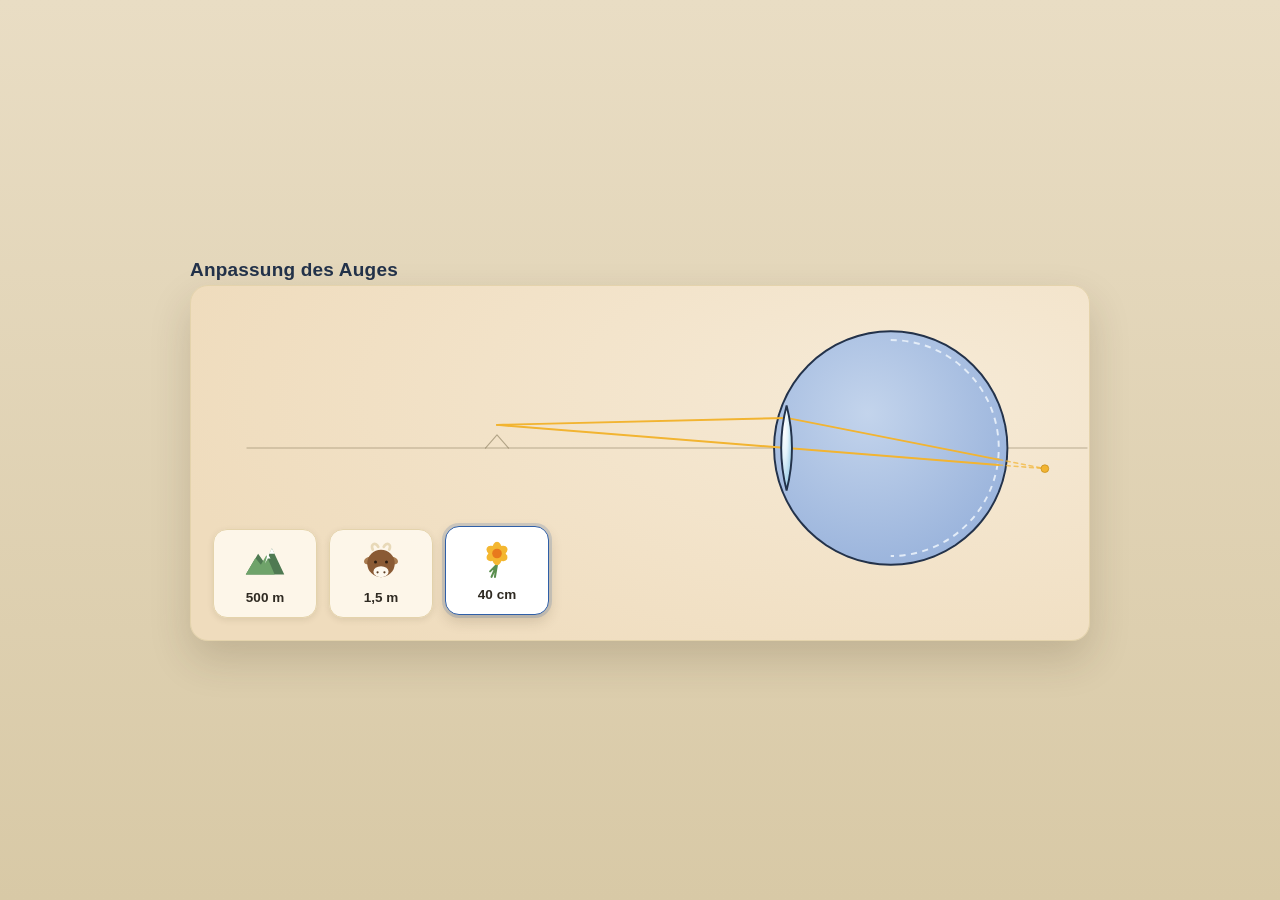
<file: index.html>
<!doctype html>
<html lang="de">
<head>
<meta charset="UTF-8" />
<meta name="viewport" content="width=device-width, initial-scale=1" />
<title>Anpassung des Auges</title>
<link rel="stylesheet" href="eye_accommodation_simulation.css" />
</head>
<body>
<div class="wrap">
  <h1>Anpassung des Auges</h1>


  <div class="card">
    <svg class="scene" viewBox="0 0 1160 460" xmlns="http://www.w3.org/2000/svg">
      <defs>
        <radialGradient id="vitreousGrad" cx="40%" cy="35%" r="80%">
          <stop offset="0%" stop-color="#c3d4ec" />
          <stop offset="100%" stop-color="#93aed9" />
        </radialGradient>
        <radialGradient id="lensGrad" cx="32%" cy="28%" r="80%">
          <stop offset="0%" stop-color="#ffffff" />
          <stop offset="40%" stop-color="#e4f4fb" />
          <stop offset="78%" stop-color="#aed7ec" />
          <stop offset="100%" stop-color="#6fa9c9" />
        </radialGradient>
        <radialGradient id="nerveGrad" cx="30%" cy="30%" r="80%">
          <stop offset="0%" stop-color="#c7d6ee" />
          <stop offset="100%" stop-color="#93aed9" />
        </radialGradient>
      </defs>

      <!-- optical axis -->
      <line x1="70" y1="210" x2="1160" y2="210" stroke="#8a7d5f" stroke-width="1.5" opacity="0.55" />
      <path id="originMark" fill="none" stroke="#8a7d5f" stroke-width="1.5" opacity="0.6" stroke-linejoin="round" stroke-linecap="round" />

      <!-- eyeball -->
      <g>
        <circle cx="905" cy="210" r="150" fill="var(--sclera)" stroke="var(--navy)" stroke-width="5">
          <title>Lederhaut (Sklera)</title>
        </circle>

        <circle cx="905" cy="210" r="150" fill="url(#vitreousGrad)" />
        <path d="M 905 70 A 140 140 0 0 1 905 350" fill="none" stroke="#eaf2fb" stroke-width="2.5" stroke-dasharray="8 7" opacity="0.9">
          <title>Netzhaut (Retina)</title>
        </path>

        
      </g>

      <!-- rays (populated by JS) — drawn on top of the vitreous fill so they stay visible inside the eye -->
      <g id="rayLayer" fill="none" stroke-linecap="round">
        <path id="raySolidTop" stroke="var(--ray)" stroke-width="2.5" />
        <path id="raySolidMid" stroke="var(--ray)" stroke-width="2.5" />
        <path id="rayDashTop" stroke="var(--ray)" stroke-width="2" stroke-dasharray="5 5" opacity="0.7" />
        <path id="rayDashMid" stroke="var(--ray)" stroke-width="2" stroke-dasharray="5 5" opacity="0.7" />
      </g>
      <circle id="focalDot" cx="1045" cy="210" r="5" fill="var(--ray)" stroke="#c98f1d" stroke-width="1" />

      <!-- lens (path d set dynamically) — drawn after the rays so it still reads as a solid body in front of them -->
      <path id="lensShape" fill="url(#lensGrad)" stroke="var(--navy)" stroke-width="2.5">
        <title>Augenlinse</title>
      </path>
    </svg>

    <div class="icon-row" role="group" aria-label="Objektentfernung w&auml;hlen">
      <button class="icon-btn" type="button" data-dist="500" aria-pressed="false">
        <svg viewBox="0 0 64 64" aria-hidden="true">
          <path d="M4 50 L22 20 L32 34 L42 12 L60 50 Z" fill="var(--green-back)" />
          <path d="M4 50 L18 26 L26 36 L34 22 L46 50 Z" fill="var(--green-front)" />
          <path d="M32 34 L36 27 L40 27 L36 20 Z" fill="#fff" />
          <path d="M42 12 L46 20 L38 20 Z" fill="#fff" />
        </svg>
        <span class="lbl">500 m</span>
      </button>

      <button class="icon-btn" type="button" data-dist="1.5" aria-pressed="false">
        <svg viewBox="0 0 64 64" aria-hidden="true">
          <path d="M20 14 C16 6 24 2 28 10" fill="none" stroke="#e8d9b8" stroke-width="4" stroke-linecap="round" />
          <path d="M44 14 C48 6 40 2 36 10" fill="none" stroke="#e8d9b8" stroke-width="4" stroke-linecap="round" />
          <ellipse cx="14" cy="30" rx="7" ry="5.2" fill="var(--brown-light)" transform="rotate(-25 14 30)" />
          <ellipse cx="50" cy="30" rx="7" ry="5.2" fill="var(--brown-light)" transform="rotate(25 50 30)" />
          <circle cx="32" cy="34" r="20" fill="var(--brown)" />
          <ellipse cx="32" cy="46" rx="11" ry="8" fill="#fdf8ee" />
          <circle cx="24" cy="32" r="2.2" fill="#2a1c10" />
          <circle cx="40" cy="32" r="2.2" fill="#2a1c10" />
          <circle cx="27" cy="47" r="1.6" fill="var(--brown-dark)" />
          <circle cx="37" cy="47" r="1.6" fill="var(--brown-dark)" />
        </svg>
        <span class="lbl">1,5 m</span>
      </button>

      <button class="icon-btn" type="button" data-dist="0.4" aria-pressed="false">
        <svg viewBox="0 0 64 64" aria-hidden="true">
          <path d="M32 40 L29 58 M32 40 L22 50 M32 40 L24 58" fill="none" stroke="#5a8f4f" stroke-width="3" stroke-linecap="round" />
          <g fill="#f4b731">
            <ellipse cx="32" cy="18" rx="7" ry="11" />
            <ellipse cx="32" cy="18" rx="7" ry="11" transform="rotate(60 32 24)" />
            <ellipse cx="32" cy="18" rx="7" ry="11" transform="rotate(120 32 24)" />
            <ellipse cx="32" cy="18" rx="7" ry="11" transform="rotate(180 32 24)" />
            <ellipse cx="32" cy="18" rx="7" ry="11" transform="rotate(240 32 24)" />
            <ellipse cx="32" cy="18" rx="7" ry="11" transform="rotate(300 32 24)" />
          </g>
          <circle cx="32" cy="24" r="7" fill="#e8791d" />
        </svg>
        <span class="lbl">40 cm</span>
      </button>
    </div>
  </div>
</div>

<script>
(function(){
  "use strict";

  var reduceMotion = window.matchMedia && window.matchMedia("(prefers-reduced-motion: reduce)").matches;

  var LENS = { x: 770, y: 210, halfH: 55 };
  var AXIS_Y = 210;
  var RETINA_X = 1045;          // fixed physical retina depth along the axis
  var R = RETINA_X - LENS.x;    // lens-to-retina distance (schematic units)
  var P0 = 14;                  // schematic relaxed eye power (arbitrary units, chosen for visible effect)
  var D_MAX = 2.5;              // demand at 40 cm, used to scale lens bulge
  var BULGE_FLAT = 14;
  var BULGE_MAX = 34;
  var OBJECT = { x: 100, y: 180 };

  var DISTANCES = {
    "500": { meters: 500 },
    "1.5": { meters: 1.5 },
    "0.4": { meters: 0.4 }
  };

  var els = {
    scene: document.querySelector("svg.scene"),
    lens: document.getElementById("lensShape"),
    raySolidTop: document.getElementById("raySolidTop"),
    raySolidMid: document.getElementById("raySolidMid"),
    rayDashTop: document.getElementById("rayDashTop"),
    rayDashMid: document.getElementById("rayDashMid"),
    focalDot: document.getElementById("focalDot"),
    originMark: document.getElementById("originMark"),
    buttons: Array.prototype.slice.call(document.querySelectorAll(".icon-btn"))
  };

  function iconAxisX(btn){
    var iconSvg = btn.querySelector("svg");
    var rect = iconSvg.getBoundingClientRect();
    var pt = els.scene.createSVGPoint();
    pt.x = rect.left + rect.width / 2;
    pt.y = rect.top + rect.height / 2;
    var svgPt = pt.matrixTransform(els.scene.getScreenCTM().inverse());
    return svgPt.x;
  }

  function lerp(a, b, t){ return a + (b - a) * t; }
  function easeInOutCubic(t){ return t < 0.5 ? 4*t*t*t : 1 - Math.pow(-2*t+2, 3)/2; }
  function clamp01(t){ return Math.min(1, Math.max(0, t)); }

  function lensPathD(bulge){
    var cx = LENS.x, cy = LENS.y, h = LENS.halfH;
    return "M " + cx + " " + (cy-h) +
      " Q " + (cx-bulge) + " " + cy + " " + cx + " " + (cy+h) +
      " Q " + (cx+bulge) + " " + cy + " " + cx + " " + (cy-h) + " Z";
  }

  function yOnLineAtX(p0, p1, x){
    var t = (x - p0.x) / (p1.x - p0.x);
    return p0.y + t * (p1.y - p0.y);
  }

  function originMarkD(x){
    return "M " + (x - 15) + " " + AXIS_Y + " L " + x + " " + (AXIS_Y - 17) + " L " + (x + 15) + " " + AXIS_Y;
  }

  var lastBulge = BULGE_FLAT;
  var lastCrossX = RETINA_X;

  var TOP_RAY_INSET = 16; // keep the top ray off the lens rim, not grazing its very edge

  function renderRaw(bulge, crossX){
    lastBulge = bulge;
    lastCrossX = crossX;
    els.lens.setAttribute("d", lensPathD(bulge));
    els.originMark.setAttribute("d", originMarkD(OBJECT.x));

    var lensTop = { x: LENS.x, y: LENS.y - LENS.halfH + TOP_RAY_INSET };
    var lensMid = { x: LENS.x, y: LENS.y };

    // The middle ray passes straight through the lens centre, undeviated. Extending that
    // same line out to crossX gives the (mirrored, off-axis) image point every ray from
    // this object point converges to — since the object sits above the axis, the image
    // falls below it, as with any real converging lens.
    var midSlope = (lensMid.y - OBJECT.y) / (lensMid.x - OBJECT.x);
    var crossY = OBJECT.y + midSlope * (crossX - OBJECT.x);
    var crossPoint = { x: crossX, y: crossY };

    var retinaHitTopY = yOnLineAtX(lensTop, crossPoint, RETINA_X);
    var retinaHitMidY = yOnLineAtX(OBJECT, crossPoint, RETINA_X);

    els.raySolidTop.setAttribute("d",
      "M " + OBJECT.x + " " + OBJECT.y + " L " + lensTop.x + " " + lensTop.y + " L " + RETINA_X + " " + retinaHitTopY);
    els.raySolidMid.setAttribute("d",
      "M " + OBJECT.x + " " + OBJECT.y + " L " + RETINA_X + " " + retinaHitMidY);

    els.rayDashTop.setAttribute("d", "M " + RETINA_X + " " + retinaHitTopY + " L " + crossX + " " + crossY);
    els.rayDashMid.setAttribute("d", "M " + RETINA_X + " " + retinaHitMidY + " L " + crossX + " " + crossY);

    els.focalDot.setAttribute("cx", crossX);
    els.focalDot.setAttribute("cy", crossY);
  }

  // The eye's optical power is carried over between selections — it does not reset to a
  // neutral baseline every time. Looking at a NEW object with the OLD lens power is exactly
  // what produces the initial defocus, and its direction falls out naturally:
  //  - coming from a farther object (weaker lens) to a nearer one: too little power  -> the
  //    point lands BEHIND the retina, the lens then has to bulge more.
  //  - coming from a nearer object (stronger lens) to a farther one: too much power   -> the
  //    point lands IN FRONT of the retina, the lens then has to relax.
  function bulgeFromPower(power){
    return BULGE_FLAT + (BULGE_MAX - BULGE_FLAT) * clamp01((power - P0) / D_MAX);
  }
  function crossXFromPower(power, D){
    return LENS.x + (R * P0) / (power - D);
  }

  var currentKey = "0.4";
  var eyePower = P0; // current physical state of the lens; persists across selections
  var animToken = 0;

  function animateValue(from, to, duration, onFrame, onDone){
    var myToken = ++animToken;
    if (duration <= 0) {
      onFrame(to);
      if (onDone) onDone();
      return;
    }
    var start = performance.now();
    function step(now){
      if (myToken !== animToken) return;
      var t = clamp01((now - start) / duration);
      onFrame(lerp(from, to, easeInOutCubic(t)));
      if (t < 1) {
        requestAnimationFrame(step);
      } else if (onDone) {
        onDone();
      }
    }
    requestAnimationFrame(step);
  }

  function runSequence(distKey, btn){
    currentKey = distKey;
    els.buttons.forEach(function(b){
      b.setAttribute("aria-pressed", String(b.dataset.dist === distKey));
    });
    if (btn) OBJECT.x = iconAxisX(btn);

    var D = 1 / DISTANCES[distKey].meters;
    var oldPower = eyePower;
    var oldBulge = bulgeFromPower(oldPower);
    var startX = crossXFromPower(oldPower, D);
    // For the mountains, push the starting point a bit further in front of the retina —
    // the natural carry-over offset alone is too subtle to read clearly.
    if (distKey === "500") {
      startX -= 25;
    }
    var targetPower = P0 + D;
    var targetBulge = bulgeFromPower(targetPower);

    renderRaw(oldBulge, startX); // instant: looking at the new object through the old lens shape

    var holdDur = reduceMotion ? 0 : 500;
    var animDur = reduceMotion ? 0 : 2200;

    window.setTimeout(function(){
      animateValue(0, 1, animDur, function(t){
        renderRaw(lerp(oldBulge, targetBulge, t), lerp(startX, RETINA_X, t));
      }, function(){
        eyePower = targetPower;
      });
    }, holdDur);
  }

  els.buttons.forEach(function(btn){
    btn.addEventListener("click", function(){
      runSequence(btn.dataset.dist, btn);
    });
  });

  function defaultButton(){
    return els.buttons.filter(function(b){ return b.dataset.dist === currentKey; })[0];
  }

  OBJECT.x = iconAxisX(defaultButton());
  renderRaw(bulgeFromPower(eyePower), crossXFromPower(eyePower, 1 / DISTANCES[currentKey].meters));
  window.setTimeout(function(){ runSequence(currentKey, defaultButton()); }, reduceMotion ? 0 : 500);

  var resizeTimer = null;
  window.addEventListener("resize", function(){
    clearTimeout(resizeTimer);
    resizeTimer = setTimeout(function(){
      OBJECT.x = iconAxisX(defaultButton());
      renderRaw(lastBulge, lastCrossX);
    }, 120);
  });
})();
</script>
</body>
</html>
</file>
<file: eye_accommodation_simulation.css>
:root{
  --cream: #f6ead6;
  --cream-deep: #efdcbd;
  --card: #fffaf0;
  --card-border: #e4d3ac;
  --ink: #2f2a22;
  --ink-dim: #7a7060;
  --navy: #23324a;
  --blue: #2f5fa8;
  --blue-ring: #7fa6d9;
  --ray: #f2b431;
  --ray-dim: #f2b43155;
  --green-back: #4f7a52;
  --green-front: #6fa36a;
  --brown: #8a5a34;
  --brown-dark: #5c3c22;
  --brown-light: #a97b4f;
  --sclera: #a9c0e2;
  --lens-fill: #eaf5fb;
}
*{box-sizing:border-box;}
html,body{margin:0;padding:0;}
body{
  min-height:100vh;
  background: linear-gradient(180deg,#e9ddc4,#d8c9a6);
  display:flex;
  align-items:center;
  justify-content:center;
  padding:36px 16px;
  font-family: "Segoe UI", -apple-system, BlinkMacSystemFont, "Helvetica Neue", Arial, sans-serif;
  color: var(--ink);
}
.wrap{
  width:100%;
  max-width:900px;
}
h1{
  font-size:19px;
  font-weight:700;
  margin:0 0 4px;
  color: var(--navy);
  letter-spacing:0.2px;
}
.sub{
  font-size:13px;
  color: var(--ink-dim);
  margin:0 0 16px;
}
.card{
  position:relative;
  width:100%;
  aspect-ratio: 1160/460;
  background: radial-gradient(120% 140% at 80% 30%, var(--cream) 0%, var(--cream-deep) 70%);
  border:1px solid var(--card-border);
  border-radius:18px;
  box-shadow: 0 18px 40px rgba(60,45,20,0.18);
  overflow:hidden;
}
svg.scene{
  position:absolute;
  inset:0;
  width:100%;
  height:100%;
  display:block;
}
.icon-row{
  position:absolute;
  left:22px;
  bottom:22px;
  display:flex;
  gap:12px;
  z-index:2;
}
.icon-btn{
  appearance:none;
  border:1.5px solid var(--card-border);
  background: rgba(255,250,240,0.88);
  border-radius:14px;
  width:104px;
  padding:10px 6px 12px;
  display:flex;
  flex-direction:column;
  align-items:center;
  gap:6px;
  cursor:pointer;
  box-shadow: 0 2px 6px rgba(60,45,20,0.10);
  transition: transform 0.15s ease, box-shadow 0.15s ease, border-color 0.15s ease, background 0.15s ease;
  font-family:inherit;
}
.icon-btn svg{ width:44px; height:44px; display:block; }
.icon-btn .lbl{
  font-size:13.5px;
  font-weight:700;
  color: var(--ink);
  font-variant-numeric: tabular-nums;
}
.icon-btn:hover{
  transform: translateY(-2px);
  box-shadow: 0 6px 14px rgba(60,45,20,0.18);
}
.icon-btn:focus-visible{
  outline: 3px solid var(--blue-ring);
  outline-offset:2px;
}
.icon-btn[aria-pressed="true"]{
  border-color: var(--blue);
  background: #ffffff;
  box-shadow: 0 0 0 3px rgba(47,95,168,0.18), 0 6px 14px rgba(60,45,20,0.18);
  transform: translateY(-3px);
}

/* Two-row control layout (distance + eye type together on one page). Additive only —
   the single-row accommodation page never uses .card-auto/.controls, so it is unaffected. */
.card.card-auto{
  aspect-ratio: auto;
}
.diagram-box{
  position:relative;
  width:100%;
  aspect-ratio: 1160/460;
}
.controls{
  display:flex;
  flex-direction:column;
  gap:12px;
  padding:14px 20px 20px;
}
.control-group{
  display:flex;
  flex-direction:column;
  gap:6px;
}
.control-group .group-label{
  font-size:11px;
  font-weight:700;
  text-transform:uppercase;
  letter-spacing:0.06em;
  color: var(--ink-dim);
}
.control-group .icon-row{
  position:static;
  left:auto;
  bottom:auto;
}
.control-group .icon-btn{
  width:84px;
  padding:8px 4px 10px;
}
.control-group .icon-btn svg{ width:34px; height:34px; }
.control-group .icon-btn .lbl{ font-size:12px; }
.control-group .icon-row--tall .icon-btn{ padding-top:18px; padding-bottom:18px; }
</file>
